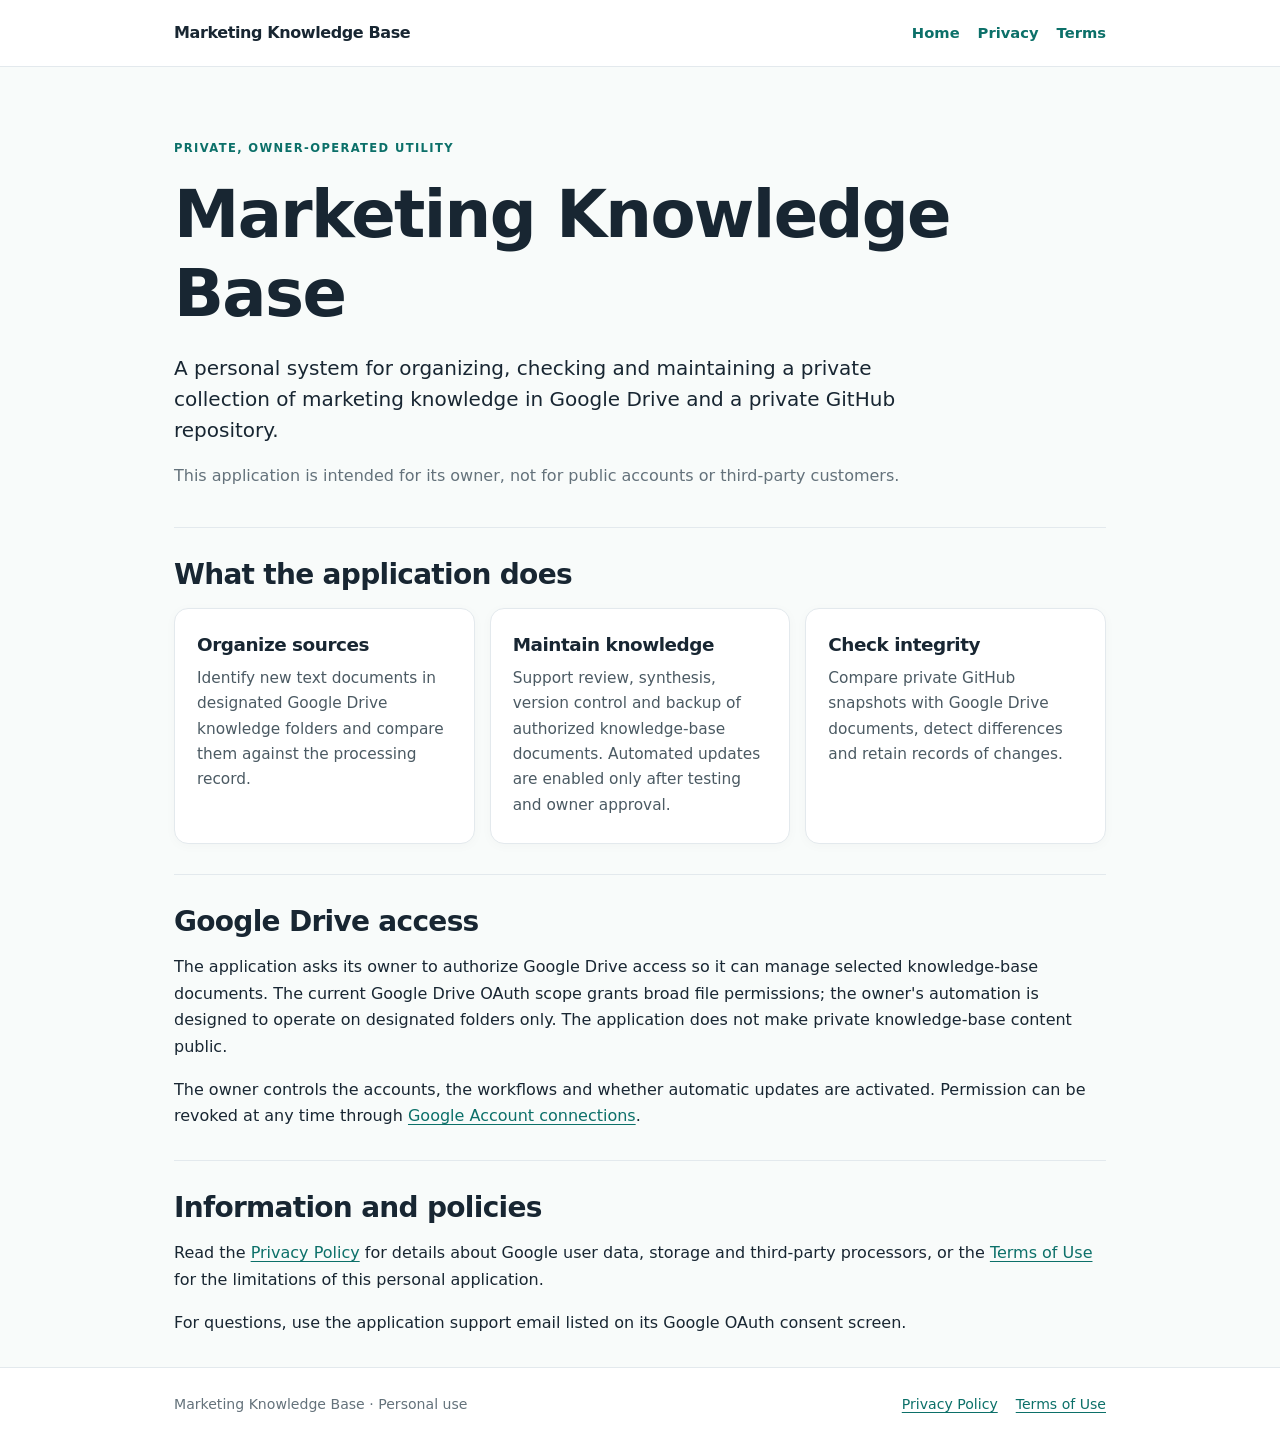
<file: index.html>
<!doctype html>
<html lang="en">
<head>
<meta charset="utf-8">
<meta name="viewport" content="width=device-width, initial-scale=1">
<meta name="robots" content="index,follow">
<title>Marketing Knowledge Base — Personal Knowledge Management</title>
<meta name="description" content="A private, owner-operated tool for organizing and maintaining marketing knowledge stored in Google Drive.">
<link rel="stylesheet" href="/styles.css">
</head>
<body>
<header class="site-header"><div class="shell"><a class="brand" href="/">Marketing Knowledge Base</a><nav aria-label="Main navigation"><a href="/">Home</a><a href="/privacy.html">Privacy</a><a href="/terms.html">Terms</a></nav></div></header>
<main class="shell">
<section class="hero"><p class="eyebrow">PRIVATE, OWNER-OPERATED UTILITY</p><h1>Marketing Knowledge Base</h1><p class="lead">A personal system for organizing, checking and maintaining a private collection of marketing knowledge in Google Drive and a private GitHub repository.</p><p class="subtle">This application is intended for its owner, not for public accounts or third-party customers.</p></section>
<section aria-labelledby="how-it-works"><h2 id="how-it-works">What the application does</h2><div class="grid"><article><h3>Organize sources</h3><p>Identify new text documents in designated Google Drive knowledge folders and compare them against the processing record.</p></article><article><h3>Maintain knowledge</h3><p>Support review, synthesis, version control and backup of authorized knowledge-base documents. Automated updates are enabled only after testing and owner approval.</p></article><article><h3>Check integrity</h3><p>Compare private GitHub snapshots with Google Drive documents, detect differences and retain records of changes.</p></article></div></section>
<section aria-labelledby="access"><h2 id="access">Google Drive access</h2><p>The application asks its owner to authorize Google Drive access so it can manage selected knowledge-base documents. The current Google Drive OAuth scope grants broad file permissions; the owner's automation is designed to operate on designated folders only. The application does not make private knowledge-base content public.</p><p>The owner controls the accounts, the workflows and whether automatic updates are activated. Permission can be revoked at any time through <a href="https://myaccount.google.com/connections">Google Account connections</a>.</p></section>
<section aria-labelledby="details"><h2 id="details">Information and policies</h2><p>Read the <a href="/privacy.html">Privacy Policy</a> for details about Google user data, storage and third-party processors, or the <a href="/terms.html">Terms of Use</a> for the limitations of this personal application.</p><p>For questions, use the application support email listed on its Google OAuth consent screen.</p></section>
</main>
<footer><div class="shell"><span>Marketing Knowledge Base · Personal use</span><div><a href="/privacy.html">Privacy Policy</a><a href="/terms.html">Terms of Use</a></div></div></footer>
</body></html>
</file>
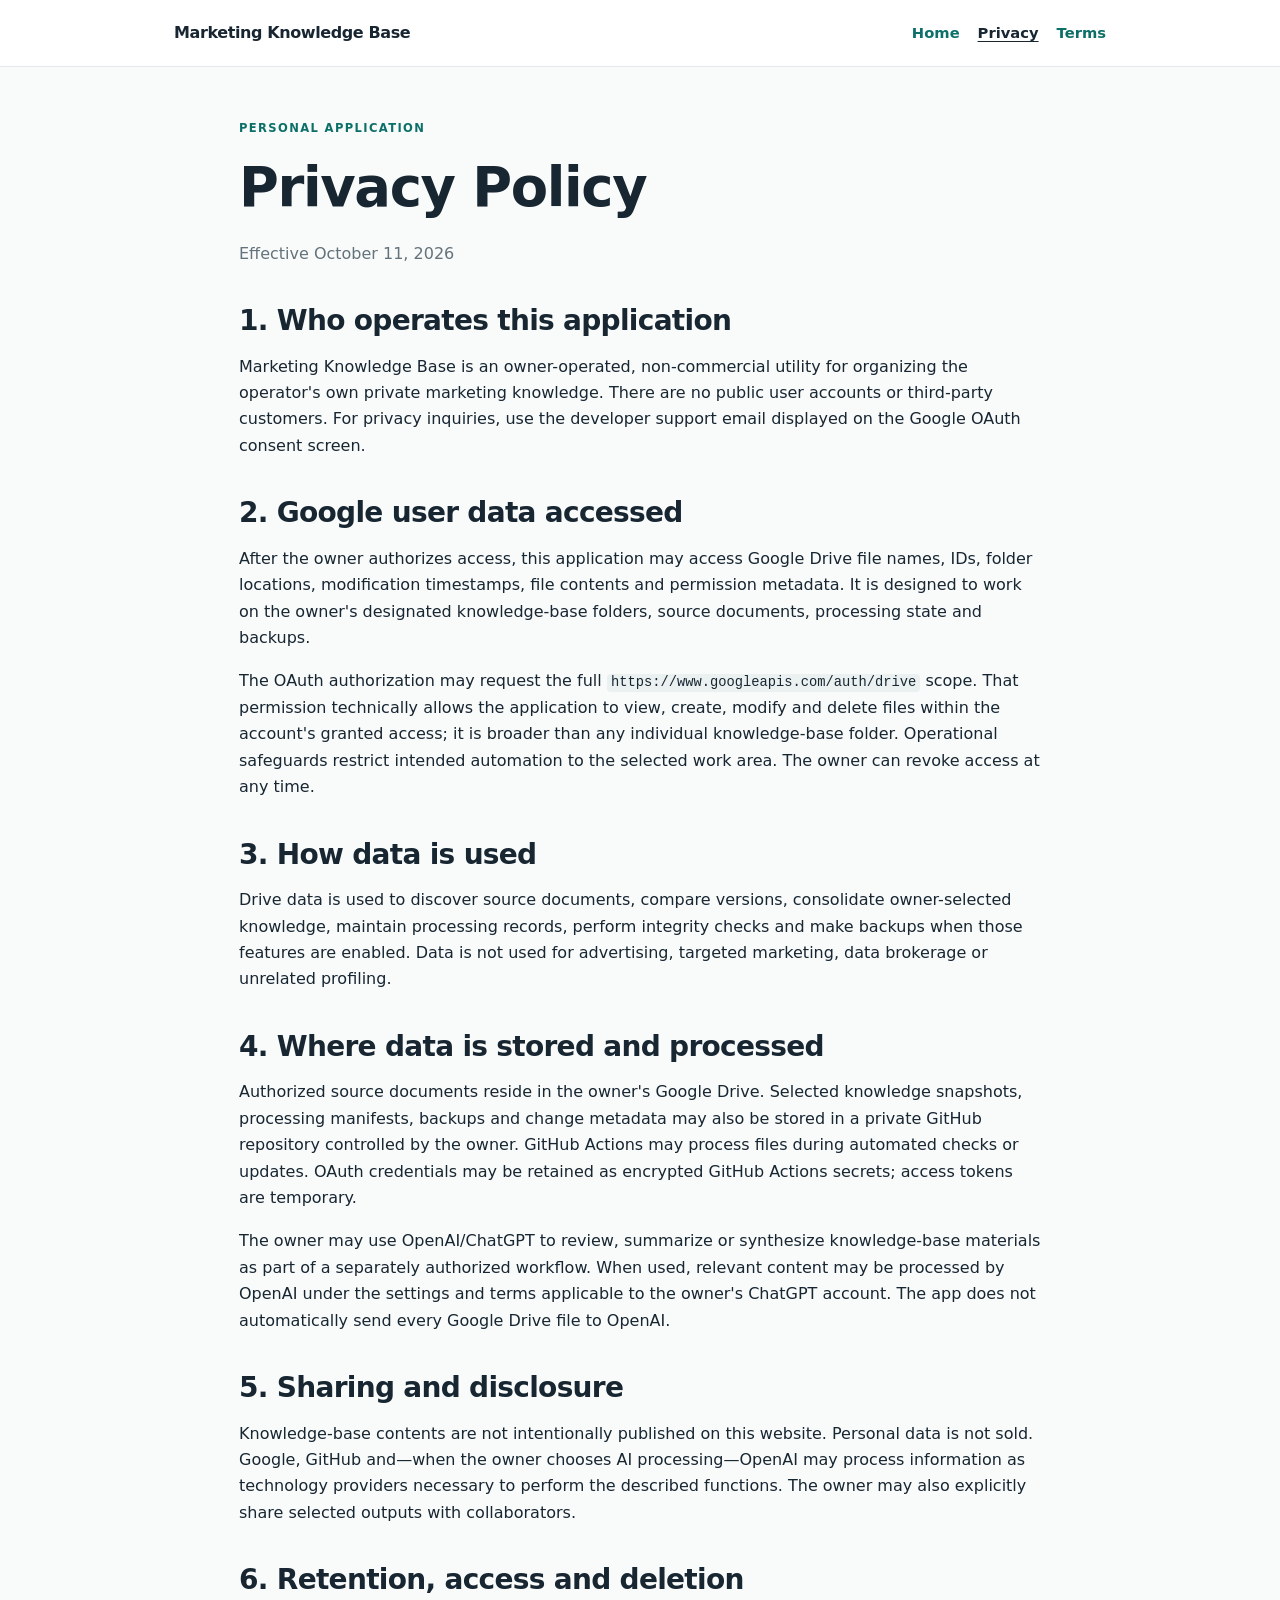
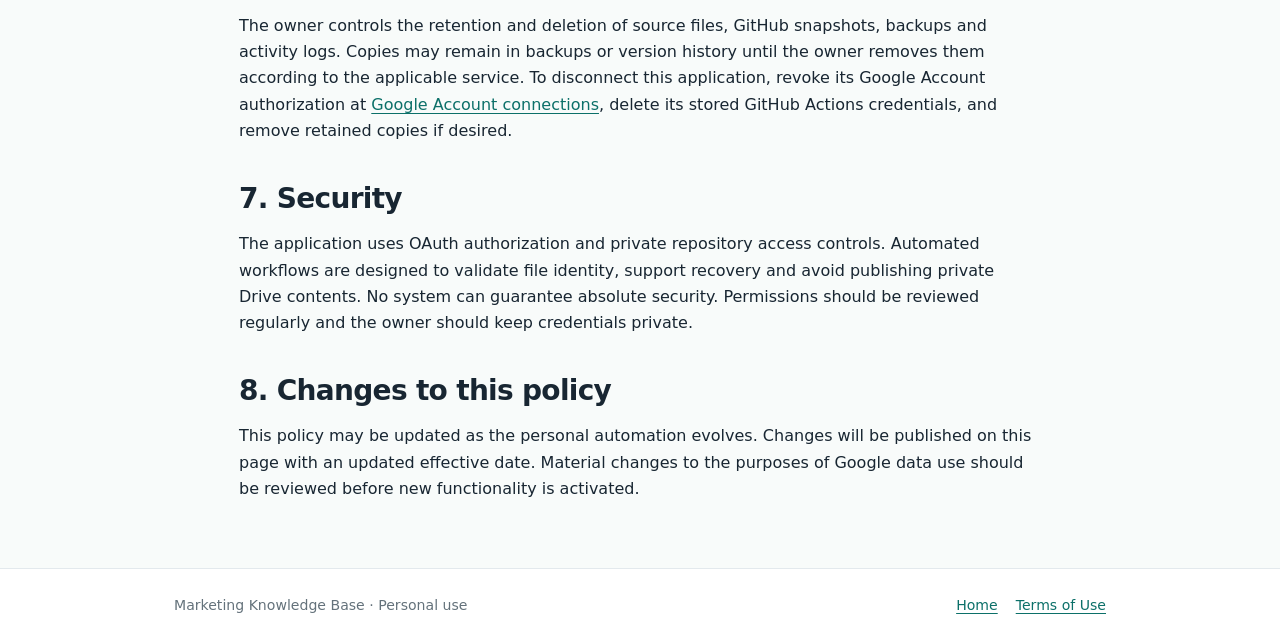
<file: privacy.html>
<!doctype html>
<html lang="en"><head><meta charset="utf-8"><meta name="viewport" content="width=device-width, initial-scale=1">
<title>Privacy Policy — Marketing Knowledge Base</title><meta name="description" content="Privacy policy explaining Google Drive data access and processing in Marketing Knowledge Base."><link rel="stylesheet" href="/styles.css"></head>
<body><header class="site-header"><div class="shell"><a class="brand" href="/">Marketing Knowledge Base</a><nav aria-label="Main navigation"><a href="/">Home</a><a href="/privacy.html" aria-current="page">Privacy</a><a href="/terms.html">Terms</a></nav></div></header>
<main class="shell document"><p class="eyebrow">PERSONAL APPLICATION</p><h1>Privacy Policy</h1><p class="subtle">Effective October 11, 2026</p>
<h2>1. Who operates this application</h2><p>Marketing Knowledge Base is an owner-operated, non-commercial utility for organizing the operator's own private marketing knowledge. There are no public user accounts or third-party customers. For privacy inquiries, use the developer support email displayed on the Google OAuth consent screen.</p>
<h2>2. Google user data accessed</h2><p>After the owner authorizes access, this application may access Google Drive file names, IDs, folder locations, modification timestamps, file contents and permission metadata. It is designed to work on the owner's designated knowledge-base folders, source documents, processing state and backups.</p><p>The OAuth authorization may request the full <code>https://www.googleapis.com/auth/drive</code> scope. That permission technically allows the application to view, create, modify and delete files within the account's granted access; it is broader than any individual knowledge-base folder. Operational safeguards restrict intended automation to the selected work area. The owner can revoke access at any time.</p>
<h2>3. How data is used</h2><p>Drive data is used to discover source documents, compare versions, consolidate owner-selected knowledge, maintain processing records, perform integrity checks and make backups when those features are enabled. Data is not used for advertising, targeted marketing, data brokerage or unrelated profiling.</p>
<h2>4. Where data is stored and processed</h2><p>Authorized source documents reside in the owner's Google Drive. Selected knowledge snapshots, processing manifests, backups and change metadata may also be stored in a private GitHub repository controlled by the owner. GitHub Actions may process files during automated checks or updates. OAuth credentials may be retained as encrypted GitHub Actions secrets; access tokens are temporary.</p><p>The owner may use OpenAI/ChatGPT to review, summarize or synthesize knowledge-base materials as part of a separately authorized workflow. When used, relevant content may be processed by OpenAI under the settings and terms applicable to the owner's ChatGPT account. The app does not automatically send every Google Drive file to OpenAI.</p>
<h2>5. Sharing and disclosure</h2><p>Knowledge-base contents are not intentionally published on this website. Personal data is not sold. Google, GitHub and—when the owner chooses AI processing—OpenAI may process information as technology providers necessary to perform the described functions. The owner may also explicitly share selected outputs with collaborators.</p>
<h2>6. Retention, access and deletion</h2><p>The owner controls the retention and deletion of source files, GitHub snapshots, backups and activity logs. Copies may remain in backups or version history until the owner removes them according to the applicable service. To disconnect this application, revoke its Google Account authorization at <a href="https://myaccount.google.com/connections">Google Account connections</a>, delete its stored GitHub Actions credentials, and remove retained copies if desired.</p>
<h2>7. Security</h2><p>The application uses OAuth authorization and private repository access controls. Automated workflows are designed to validate file identity, support recovery and avoid publishing private Drive contents. No system can guarantee absolute security. Permissions should be reviewed regularly and the owner should keep credentials private.</p>
<h2>8. Changes to this policy</h2><p>This policy may be updated as the personal automation evolves. Changes will be published on this page with an updated effective date. Material changes to the purposes of Google data use should be reviewed before new functionality is activated.</p>
</main><footer><div class="shell"><span>Marketing Knowledge Base · Personal use</span><div><a href="/">Home</a><a href="/terms.html">Terms of Use</a></div></div></footer></body></html>
</file>
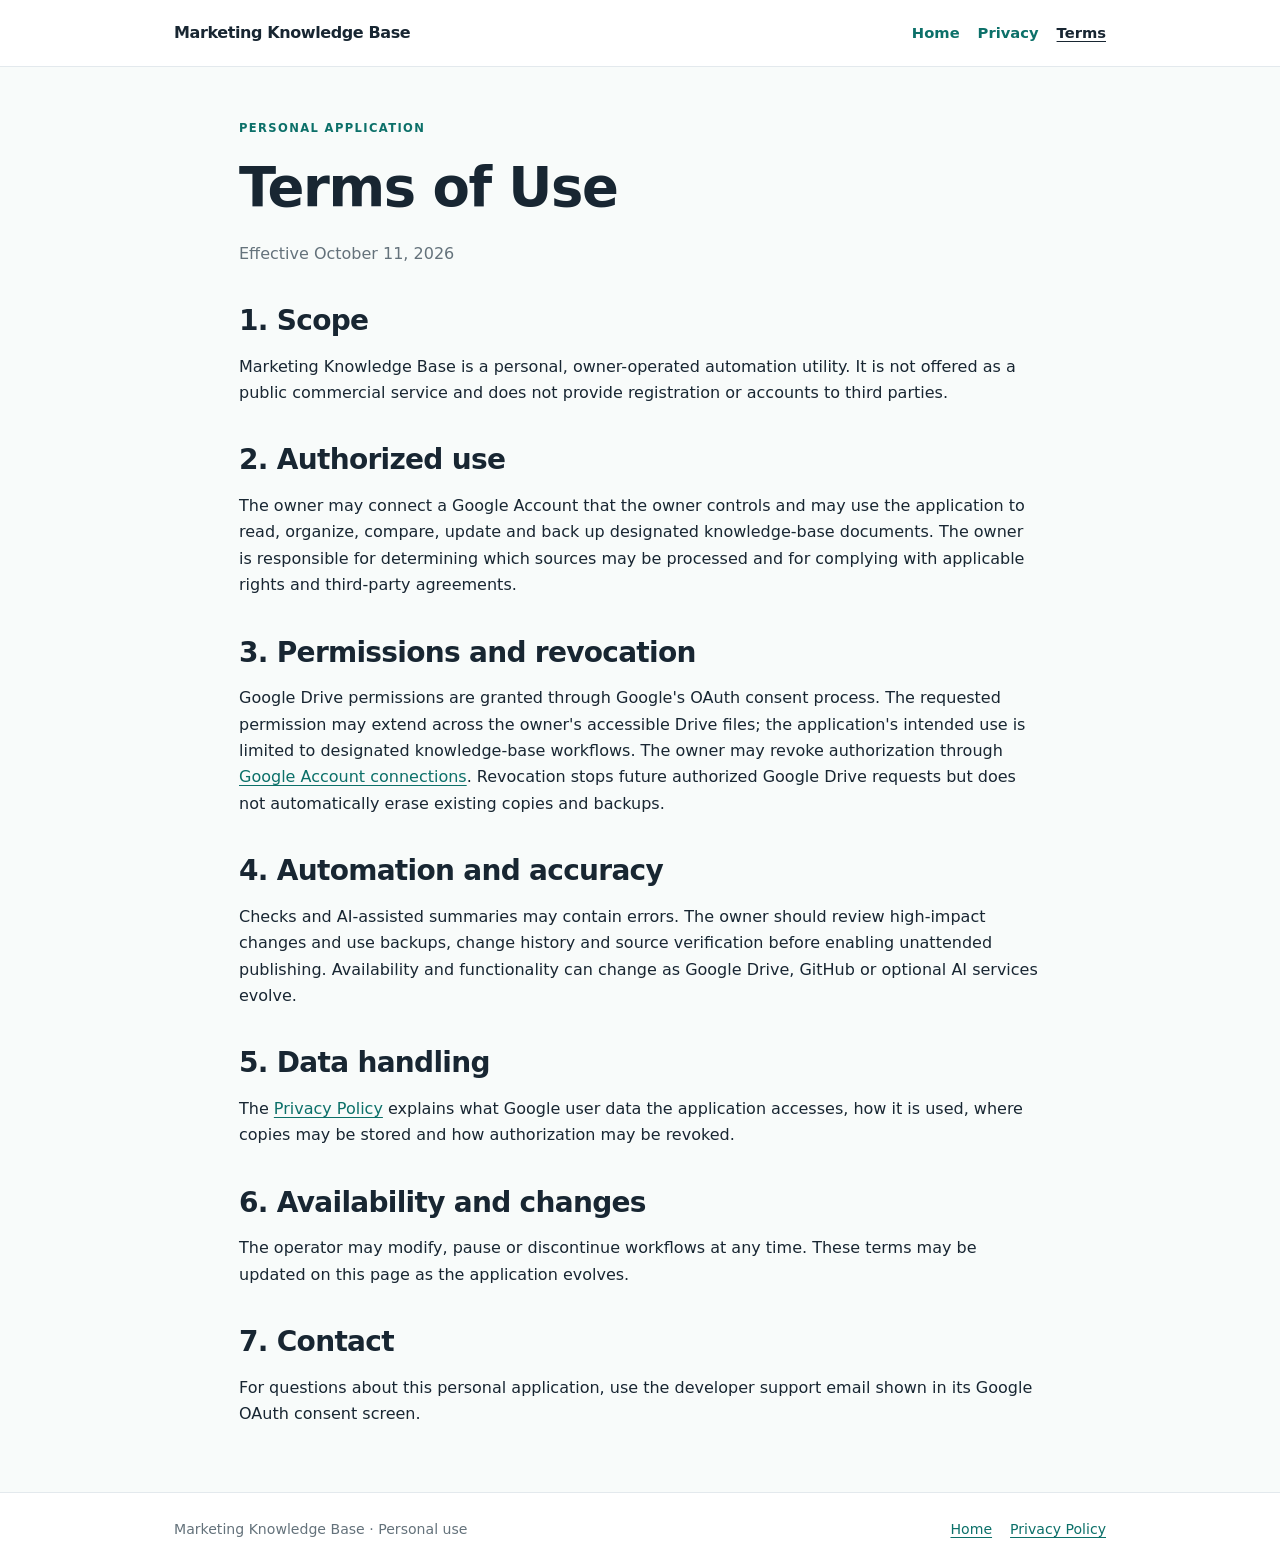
<file: terms.html>
<!doctype html>
<html lang="en"><head><meta charset="utf-8"><meta name="viewport" content="width=device-width, initial-scale=1">
<title>Terms of Use — Marketing Knowledge Base</title><meta name="description" content="Terms of use for the personal Marketing Knowledge Base Google Drive utility."><link rel="stylesheet" href="/styles.css"></head>
<body><header class="site-header"><div class="shell"><a class="brand" href="/">Marketing Knowledge Base</a><nav aria-label="Main navigation"><a href="/">Home</a><a href="/privacy.html">Privacy</a><a href="/terms.html" aria-current="page">Terms</a></nav></div></header>
<main class="shell document"><p class="eyebrow">PERSONAL APPLICATION</p><h1>Terms of Use</h1><p class="subtle">Effective October 11, 2026</p>
<h2>1. Scope</h2><p>Marketing Knowledge Base is a personal, owner-operated automation utility. It is not offered as a public commercial service and does not provide registration or accounts to third parties.</p>
<h2>2. Authorized use</h2><p>The owner may connect a Google Account that the owner controls and may use the application to read, organize, compare, update and back up designated knowledge-base documents. The owner is responsible for determining which sources may be processed and for complying with applicable rights and third-party agreements.</p>
<h2>3. Permissions and revocation</h2><p>Google Drive permissions are granted through Google's OAuth consent process. The requested permission may extend across the owner's accessible Drive files; the application's intended use is limited to designated knowledge-base workflows. The owner may revoke authorization through <a href="https://myaccount.google.com/connections">Google Account connections</a>. Revocation stops future authorized Google Drive requests but does not automatically erase existing copies and backups.</p>
<h2>4. Automation and accuracy</h2><p>Checks and AI-assisted summaries may contain errors. The owner should review high-impact changes and use backups, change history and source verification before enabling unattended publishing. Availability and functionality can change as Google Drive, GitHub or optional AI services evolve.</p>
<h2>5. Data handling</h2><p>The <a href="/privacy.html">Privacy Policy</a> explains what Google user data the application accesses, how it is used, where copies may be stored and how authorization may be revoked.</p>
<h2>6. Availability and changes</h2><p>The operator may modify, pause or discontinue workflows at any time. These terms may be updated on this page as the application evolves.</p>
<h2>7. Contact</h2><p>For questions about this personal application, use the developer support email shown in its Google OAuth consent screen.</p>
</main><footer><div class="shell"><span>Marketing Knowledge Base · Personal use</span><div><a href="/">Home</a><a href="/privacy.html">Privacy Policy</a></div></div></footer></body></html>
</file>
<file: styles.css>
:root{color-scheme:light;--ink:#182632;--muted:#64727b;--line:#e3e9ed;--accent:#0c7069;--bg:#f8fbfa;--surface:#fff}*{box-sizing:border-box}html{scroll-behavior:smooth}body{margin:0;font:16px/1.65 system-ui,-apple-system,BlinkMacSystemFont,"Segoe UI",sans-serif;color:var(--ink);background:var(--bg)}.shell{max-width:980px;margin:auto;padding:0 24px}a{color:var(--accent);text-underline-offset:3px}.site-header{background:var(--surface);border-bottom:1px solid var(--line)}.site-header .shell{display:flex;justify-content:space-between;align-items:center;gap:20px;padding-top:20px;padding-bottom:20px}.brand{font-weight:750;letter-spacing:-.025em;text-decoration:none;color:var(--ink)}nav{display:flex;gap:18px;flex-wrap:wrap}nav a{text-decoration:none;font-weight:580;font-size:.92rem}nav a[aria-current=page]{color:var(--ink);text-decoration:underline}.hero{padding:72px 0 38px;max-width:790px}h1,h2,h3{line-height:1.2;letter-spacing:-.025em}h1{font-size:clamp(2.5rem,6vw,4.1rem);margin:12px 0 20px}h2{font-size:clamp(1.35rem,2.7vw,1.75rem);margin:0 0 16px}h3{font-size:1.15rem;margin:0 0 10px}p{margin:0 0 17px}p:last-child{margin-bottom:0}.eyebrow{font-size:.72rem;font-weight:800;text-transform:uppercase;letter-spacing:.12em;color:var(--accent)}.lead{font-size:1.25rem;line-height:1.55}.subtle{color:var(--muted)}section{padding:30px 0;border-top:1px solid var(--line)}.hero{border:0}.grid{display:grid;grid-template-columns:repeat(3,1fr);gap:15px}.grid article{padding:25px 22px;border:1px solid var(--line);background:var(--surface);border-radius:14px;box-shadow:0 2px 12px #162d3207}.grid article p{color:#4b5a63;font-size:.96rem}.document{max-width:850px;padding-top:52px;padding-bottom:65px}.document h1{font-size:clamp(2.4rem,5vw,3.4rem)}.document h2{margin-top:37px}.document code{font-size:.86em;overflow-wrap:anywhere;background:#eaf1f0;padding:.1em .3em;border-radius:4px}footer{border-top:1px solid var(--line);background:var(--surface);color:var(--muted);font-size:.88rem}footer .shell{padding-top:25px;padding-bottom:25px;display:flex;justify-content:space-between;gap:20px;flex-wrap:wrap}footer .shell>div{display:flex;gap:18px}@media(max-width:670px){.site-header .shell{align-items:flex-start;flex-direction:column;gap:8px}.hero{padding-top:45px}.grid{grid-template-columns:1fr}.grid article{padding:20px}.document{padding-top:30px}}@media(prefers-reduced-motion:reduce){html{scroll-behavior:auto}}
</file>
